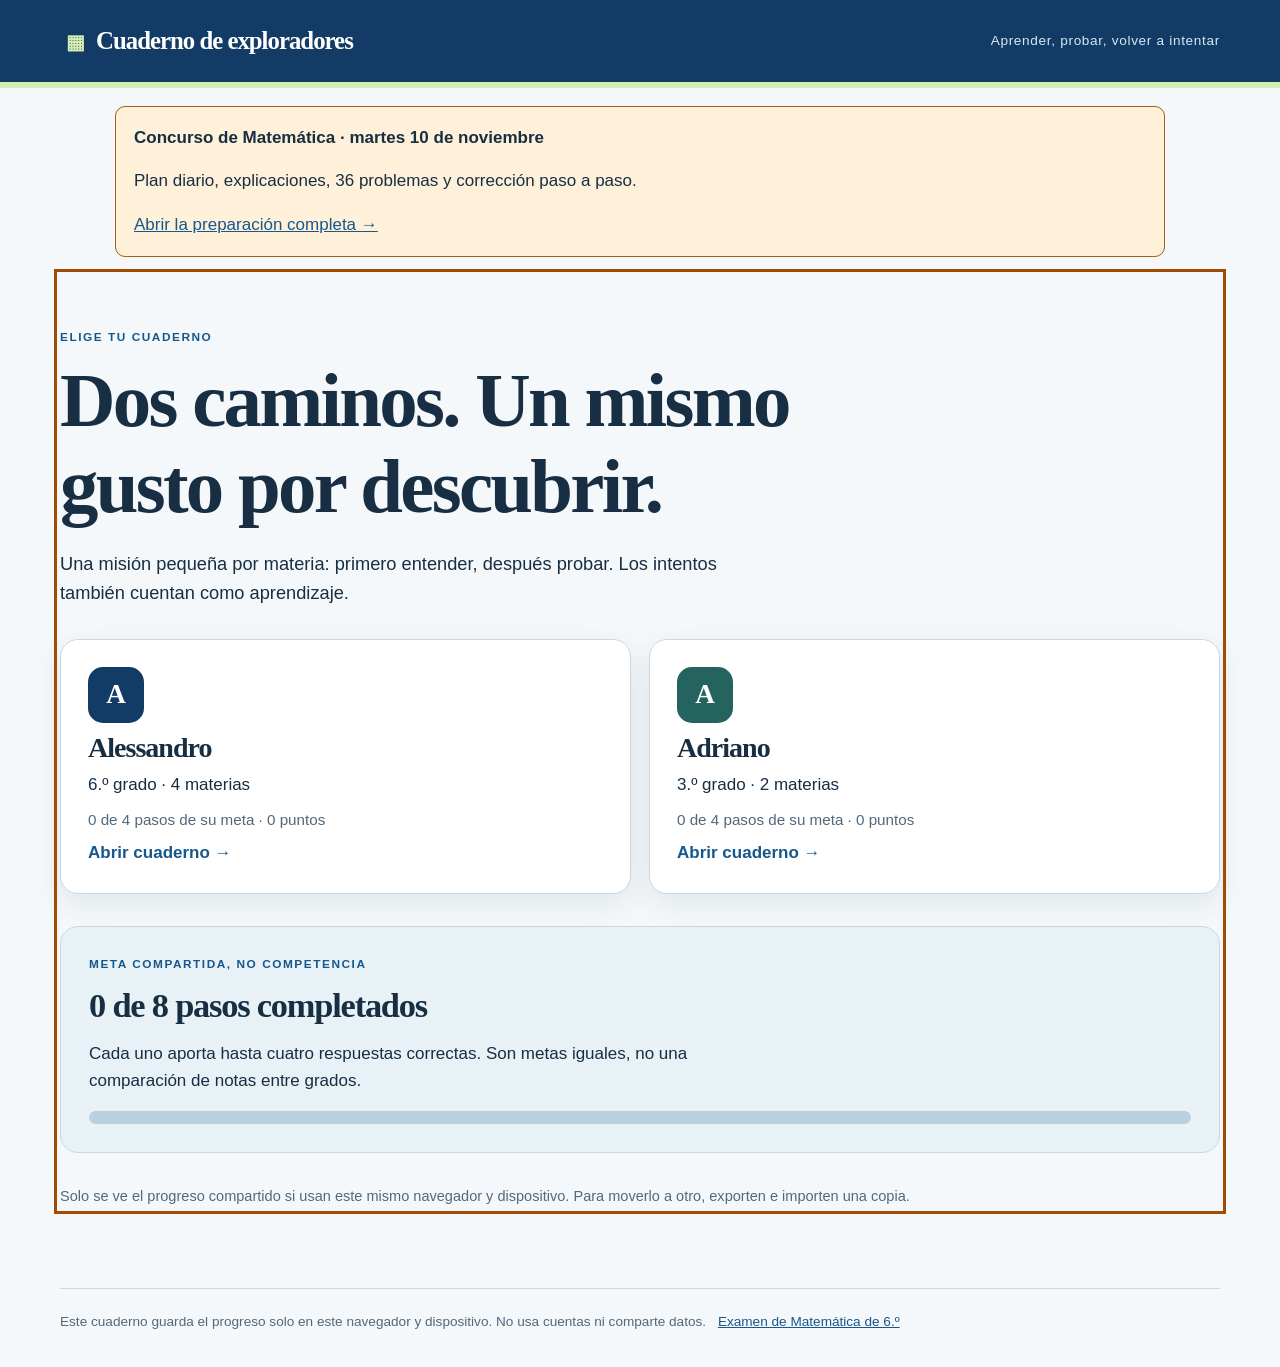
<file: index.html>
<!doctype html>
<html lang="es">
<head>
  <meta charset="utf-8">
  <meta name="viewport" content="width=device-width, initial-scale=1">
  <meta name="theme-color" content="#123b66">
  <title>Cuaderno de exploradores</title>
  <link rel="stylesheet" href="css/style.css">
  <script type="module" src="js/app.mjs"></script>
</head>
<body>
  <a class="skip" href="#main">Ir al contenido</a>
  <header class="masthead"><div class="wrap masthead-inner"><button id="home" class="brand">Cuaderno<span> de exploradores</span></button><span class="mast-note">Aprender, probar, volver a intentar</span></div></header>
  <aside class="notice" style="margin:18px auto;max-width:1050px;padding:18px"><strong>Concurso de Matemática · martes 10 de noviembre</strong><p>Plan diario, explicaciones, 36 problemas y corrección paso a paso.</p><a href="activities/preparacion-concurso.html">Abrir la preparación completa →</a></aside><main id="main" class="wrap" tabindex="-1"></main>
  <footer class="wrap footer">Este cuaderno guarda el progreso solo en este navegador y dispositivo. No usa cuentas ni comparte datos. <a href="activities/matematica-6to.html">Examen de Matemática de 6.º</a></footer>
  <input id="import-file" type="file" accept="application/json,.json" hidden>
</body>
</html>
</file>
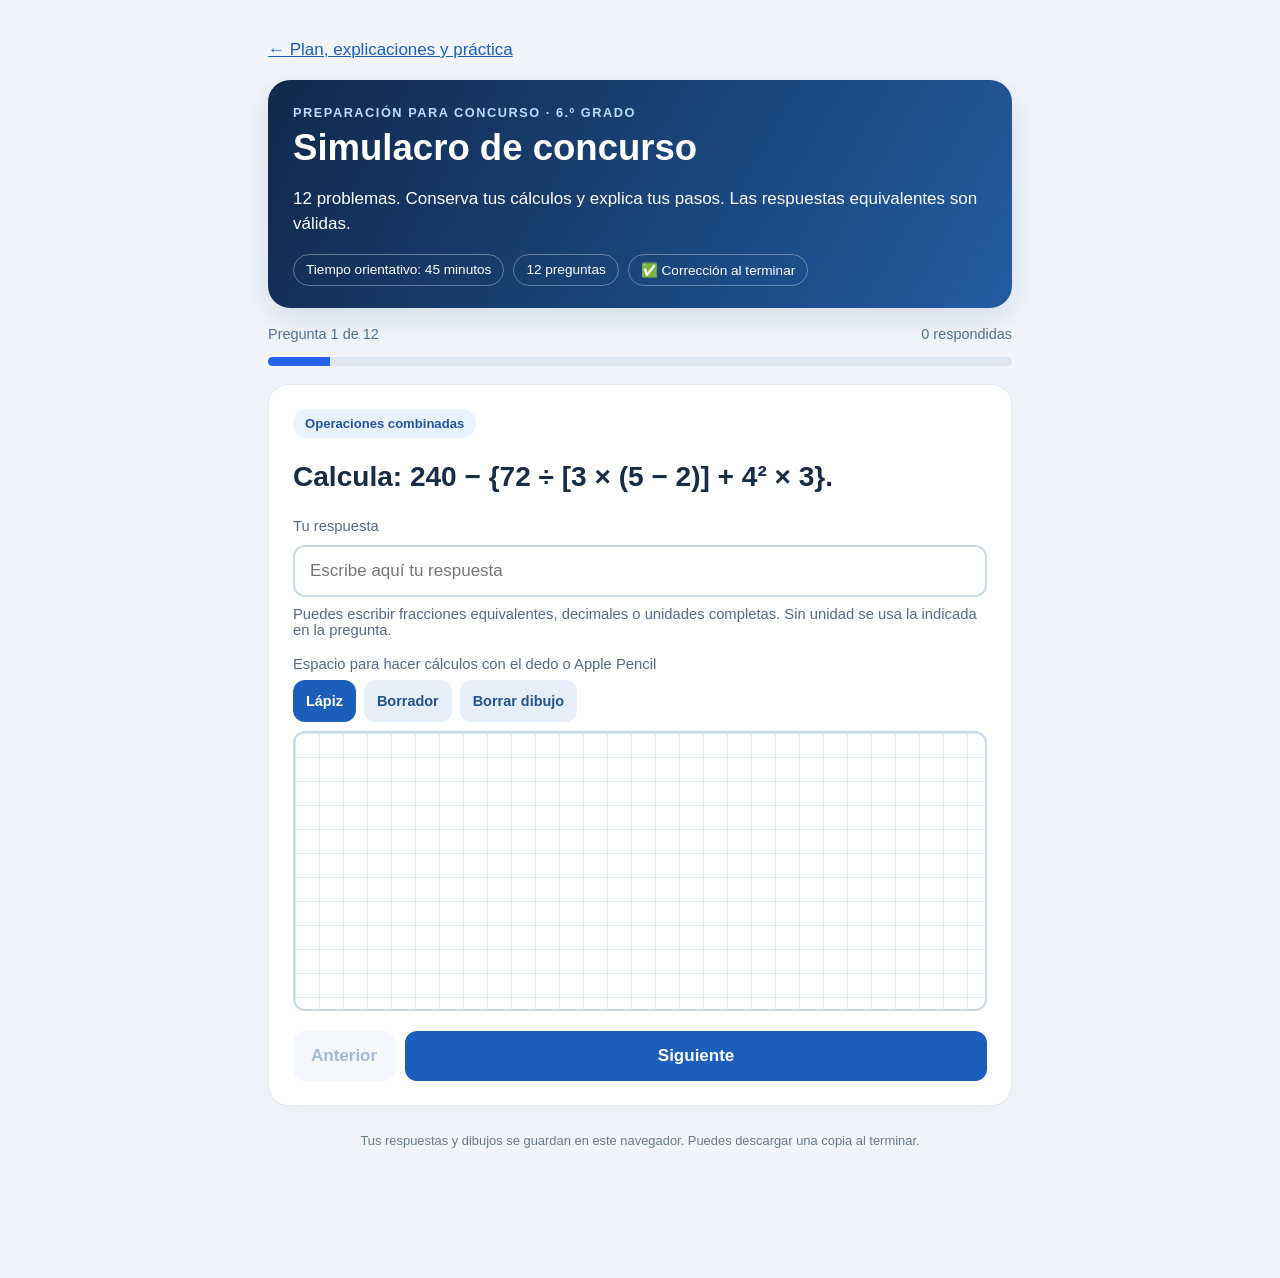
<file: activities/matematica-6to.html>
<!doctype html>
<html lang="es">
<head>
<meta charset="utf-8"><meta name="viewport" content="width=device-width, initial-scale=1, viewport-fit=cover">
<meta name="theme-color" content="#10294b"><title>Concurso de Matemática · Sexto grado</title>
<style>
:root{font-family:-apple-system,BlinkMacSystemFont,"Segoe UI",sans-serif;color:#172c45;background:#f1f5fb;font-size:17px}*{box-sizing:border-box}body{margin:0}.wrap{max-width:780px;margin:auto;padding:20px 18px 85px}.top{background:linear-gradient(120deg,#10294b,#235ca2);color:white;border-radius:22px;padding:25px 25px 22px;box-shadow:0 10px 32px #12345b21}h1{font-size:clamp(1.5rem,4vw,2.15rem);margin:7px 0}p{line-height:1.5}.eyebrow{font-size:.75rem;font-weight:800;letter-spacing:.12em;text-transform:uppercase;color:#bbdbff}.meta{display:flex;flex-wrap:wrap;gap:9px;margin-top:15px}.chip{border:1px solid #ffffff55;border-radius:99px;padding:7px 12px;font-size:.8rem}.progress{height:9px;background:#dce5f0;border-radius:50px;overflow:hidden;margin:15px 0 6px}.progress>div{height:100%;background:#2563eb;transition:width .2s}.status{display:flex;justify-content:space-between;align-items:center;gap:15px;margin-top:18px;font-size:.85rem;color:#52708d}.sheet{background:white;border:1px solid #dfe7f1;box-shadow:0 5px 25px #12345b0b;border-radius:20px;padding:24px;margin-top:18px}.topic{display:inline-flex;padding:7px 12px;background:#eaf2ff;border-radius:100px;font-size:.77rem;font-weight:750;color:#2255a0}.question{font-size:clamp(1.25rem,3.3vw,1.65rem);font-weight:750;line-height:1.45;margin:19px 0}.help{font-size:.87rem;color:#566a84}.input{font:inherit;border:2px solid #cad8e7;border-radius:12px;padding:14px 15px;width:100%;outline:none;margin:9px 0}.input:focus{border-color:#3679cf;box-shadow:0 0 0 4px #3679cf22}.btns{display:flex;gap:10px;margin:20px 0 0}.btn{border:0;border-radius:12px;font:inherit;font-weight:750;padding:14px 18px;cursor:pointer;min-height:50px}.primary{background:#1b5fbb;color:white;flex:1}.secondary{background:#e6eef9;color:#205390}.btn:disabled{opacity:.4;cursor:not-allowed}.visual{background:#f4f7fc;border:1px solid #e3eaf5;border-radius:12px;padding:17px 12px;margin:12px 0}.barrow{display:flex;align-items:center;gap:10px;margin:12px 0}.who{width:53px;font-weight:650}.bartrack{flex:1;background:#e0e8f3;height:21px;border-radius:5px;overflow:hidden}.barfill{background:#4a87d5;height:100%}.val{width:28px;font-variant-numeric:tabular-nums;text-align:right}.result{display:none}.results-head{padding:20px;border-radius:16px;background:#eff6ff;margin:18px 0}.score{font-weight:850;font-size:2.7rem;color:#205cae}.topic-result{display:flex;justify-content:space-between;border-bottom:1px solid #e1e8f1;padding:12px 0}.review{padding:15px 0;border-bottom:1px solid #e1e8f1}.bad{color:#a52c35}.good{color:#16724a}.review p{margin:7px 0}.small{font-size:.83rem;color:#586b7e}.actions{display:flex;gap:10px;flex-wrap:wrap;margin-top:22px}.actions .btn{flex:1}.footer{text-align:center;color:#66788e;font-size:.76rem;margin-top:25px}@media print{.top{background:#123c6a!important;-webkit-print-color-adjust:exact;print-color-adjust:exact}.btns,.actions,.status,.progress{display:none}.wrap{max-width:100%;padding:0}.sheet{break-inside:avoid}.result{display:block!important}}
.drawing-title{font-size:.87rem;color:#566a84;margin:18px 0 8px}.drawing-tools{display:flex;gap:8px;flex-wrap:wrap;margin-bottom:9px}.drawing-tools .btn{min-height:42px;padding:9px 13px;font-size:.85rem}.drawing-tools .selected{background:#1b5fbb;color:white}.drawing-wrap{border:2px solid #cad8e7;border-radius:12px;overflow:hidden;background-color:#fff;background-image:linear-gradient(#dce8f5 1px,transparent 1px),linear-gradient(90deg,#dce8f5 1px,transparent 1px);background-size:24px 24px}#drawing{display:block;width:100%;height:auto;aspect-ratio:5/2;touch-action:none;cursor:crosshair}.save-status{font-size:.78rem;min-height:1.3em;color:#52708d;margin:12px 0}.save-status.error{color:#a52c35;font-weight:700}.drawing-review{display:block;width:100%;max-width:620px;max-height:260px;object-fit:contain;border:1px solid #dce8f5;background:white;margin:8px 0}@media print{.drawing-tools,.export-action{display:none}#exam{display:none!important}}.chart-axis{display:flex;justify-content:space-between;margin-left:100px;margin-right:38px;font-size:.75rem}.who{width:90px;flex-shrink:0;font-size:.8rem}.bartrack{background-image:linear-gradient(to right,#bdcddd 1px,transparent 1px)}.visual{margin:14px 0}.visual p{margin:6px 0}a{color:#1b5fbb}summary{cursor:pointer;padding:12px 0}li{line-height:1.6;margin-bottom:5px}button:focus-visible,a:focus-visible,summary:focus-visible{outline:3px solid #e69d16;outline-offset:3px}[hidden]{display:none!important}@media(prefers-reduced-motion:reduce){*{scroll-behavior:auto!important;transition:none!important}}</style>
</head>
<body><main class="wrap">
<p><a href="preparacion-concurso.html">← Plan, explicaciones y práctica</a></p><header class="top"><div class="eyebrow">Preparación para concurso · 6.º grado</div><h1 id="session-title">Simulacro de concurso</h1><p id="session-description">Problemas de razonamiento sobre los cuatro temas. Resuelve con calma, sin calculadora.</p><div class="meta"><span class="chip"><span id="session-time">45 minutos orientativos</span></span><span class="chip"><span id="session-count">12 preguntas</span></span><span class="chip">✅ Corrección al terminar</span></div></header>
<section id="exam"><div class="status"><span id="count">Pregunta 1 de 12</span><span id="answered">0 respondidas</span></div><div class="progress"><div id="progress" style="width:0%"></div></div><section class="sheet"><span class="topic" id="topic"></span><div class="question" id="question"></div><div id="visual"></div><label for="answer" class="help">Tu respuesta</label><input id="answer" class="input" type="text" inputmode="text" autocomplete="off" spellcheck="false" placeholder="Escribe aquí tu respuesta" aria-label="Respuesta"><div id="tip" class="help"></div><div id="practice-tools" hidden><details id="hint-details"><summary>Ver una pista</summary><p id="hint-text"></p></details><button type="button" class="btn secondary" id="check">Comprobar este intento</button><p id="practice-feedback" role="status" aria-live="polite"></p></div><div class="drawing-title">Espacio para hacer cálculos con el dedo o Apple Pencil</div><div class="drawing-tools"><button type="button" class="btn secondary selected" id="pen" aria-pressed="true">Lápiz</button><button type="button" class="btn secondary" id="eraser" aria-pressed="false">Borrador</button><button type="button" class="btn secondary" id="clear">Borrar dibujo</button></div><div class="drawing-wrap"><canvas id="drawing" aria-label="Espacio para escribir y dibujar la solución"></canvas></div><div class="btns"><button class="btn secondary" id="back">Anterior</button><button class="btn primary" id="next">Siguiente</button></div></section><p class="footer">Tus respuestas y dibujos se guardan en este navegador. Puedes descargar una copia al terminar.</p></section>
<div id="save-status" class="save-status" role="status" aria-live="polite"></div>
<section id="result" class="result sheet"><span class="topic">Informe de resultados</span><h2>Sesión terminada</h2><div class="results-head"><div class="score" id="score"></div><div id="summary"></div></div><h3>Resultado por tema</h3><div id="bytopic"></div><h3>Corrección de cada ejercicio</h3><div id="reviews"></div><p><a href="preparacion-concurso.html#temas">Repasar las explicaciones y elegir la siguiente práctica →</a></p><div class="actions"><button class="btn secondary export-action" id="export">Descargar respuestas y dibujos</button><button class="btn secondary" onclick="window.print()">Imprimir o guardar PDF</button><button class="btn primary" id="restart">Hacerlo de nuevo</button></div></section>
</main>
<script type="module" src="../js/contest-exam.mjs"></script></body></html>
</file>
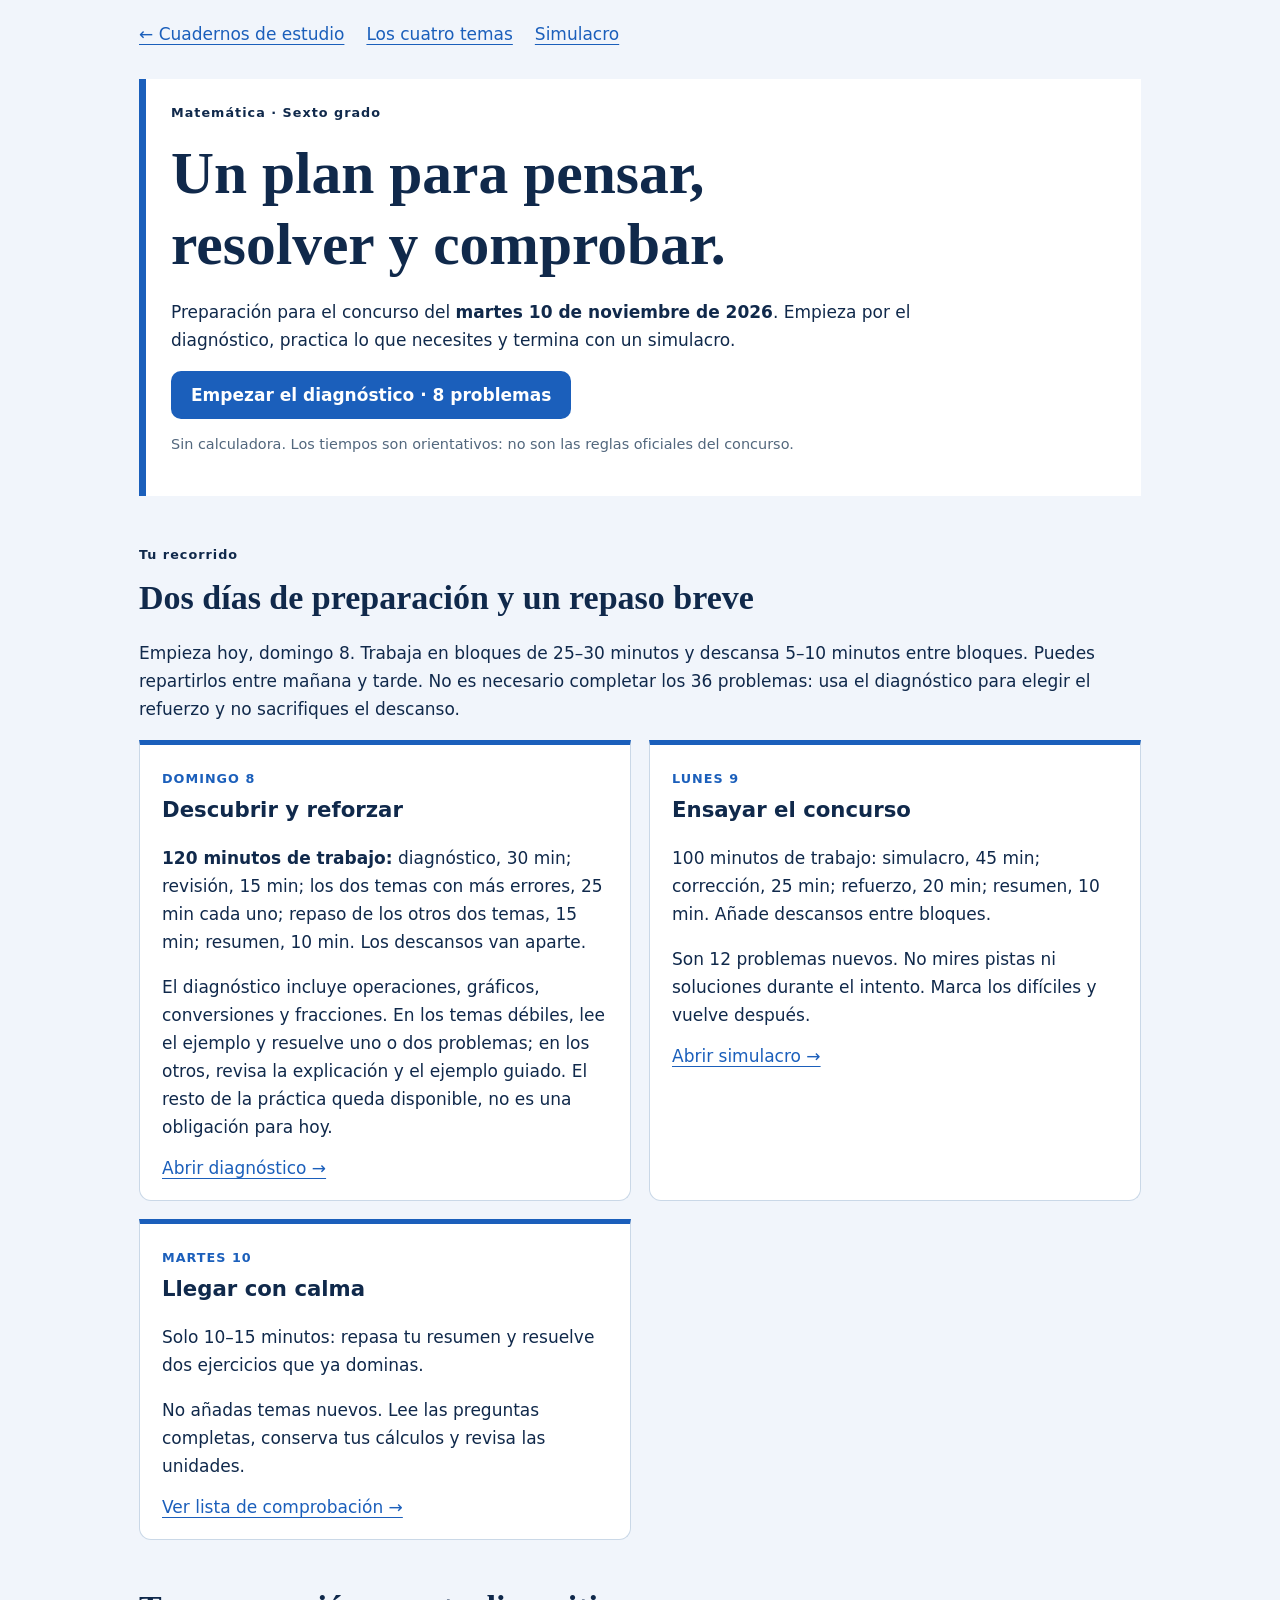
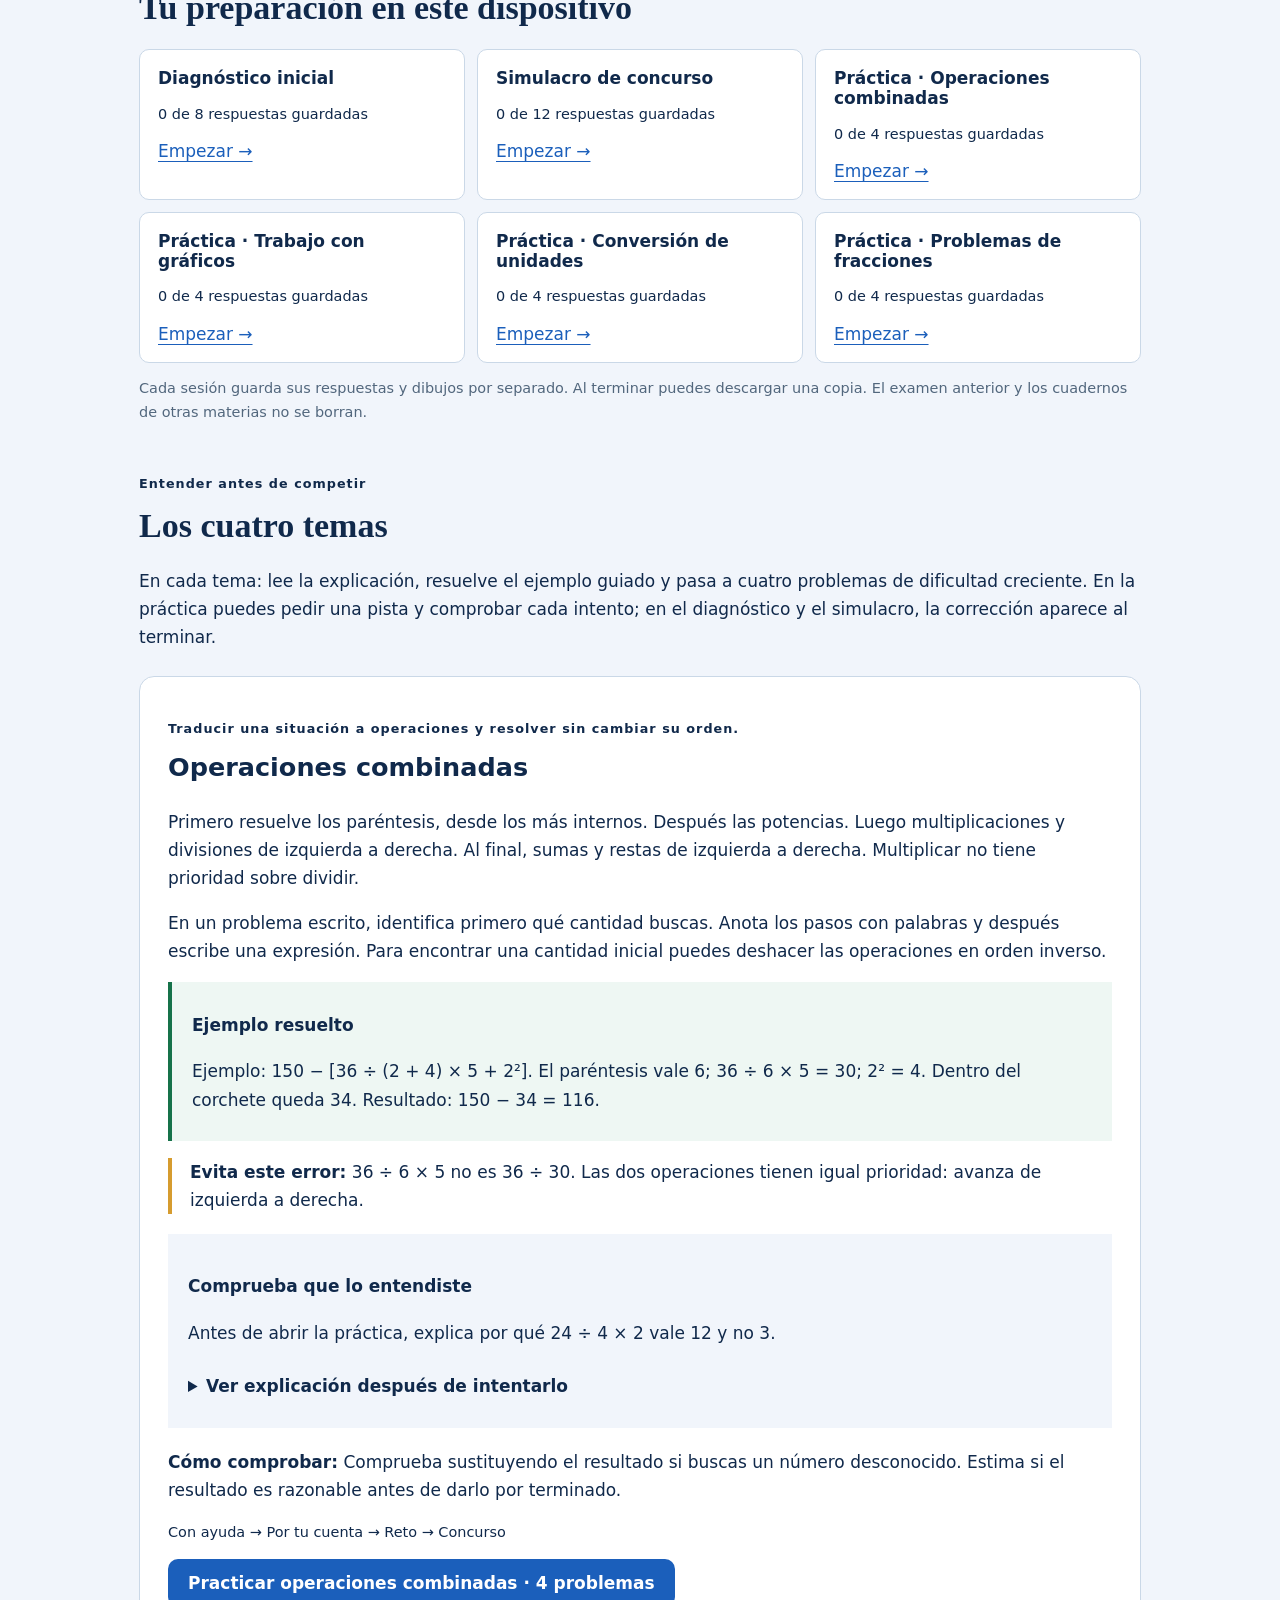
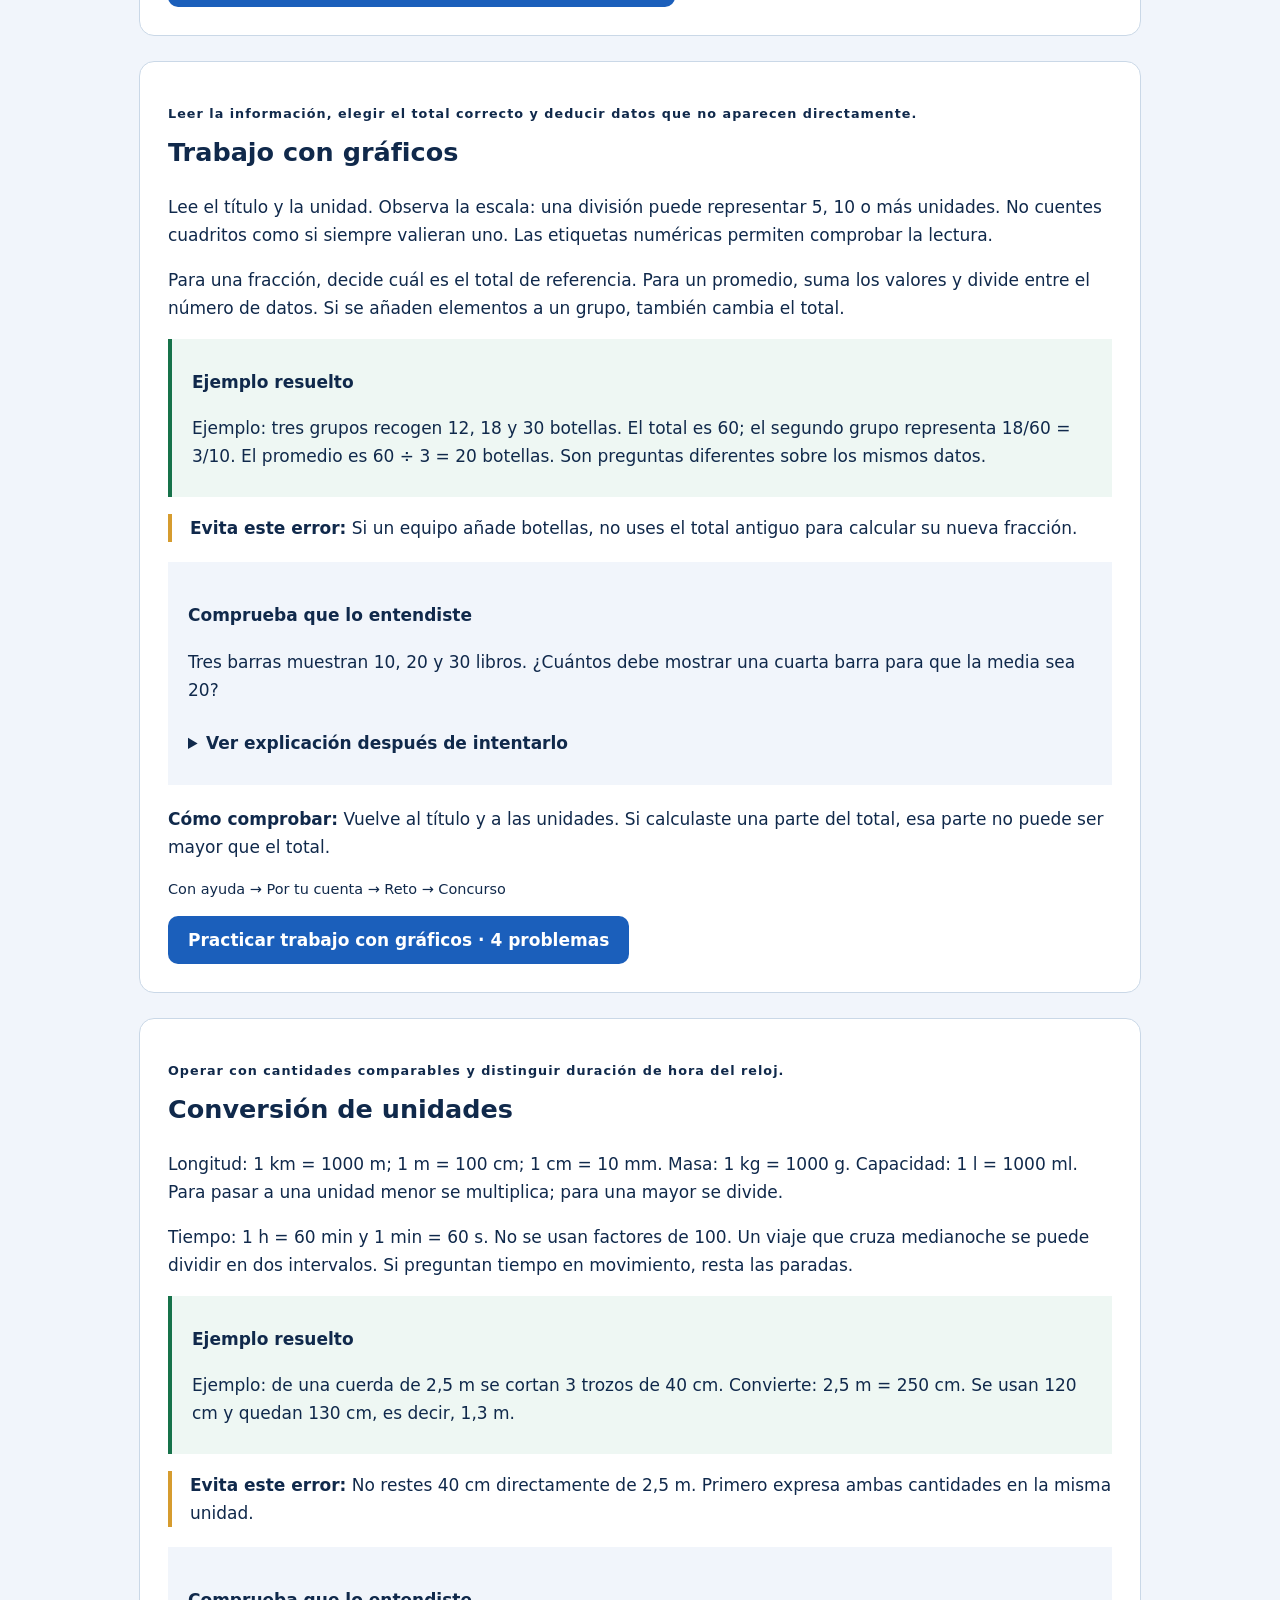
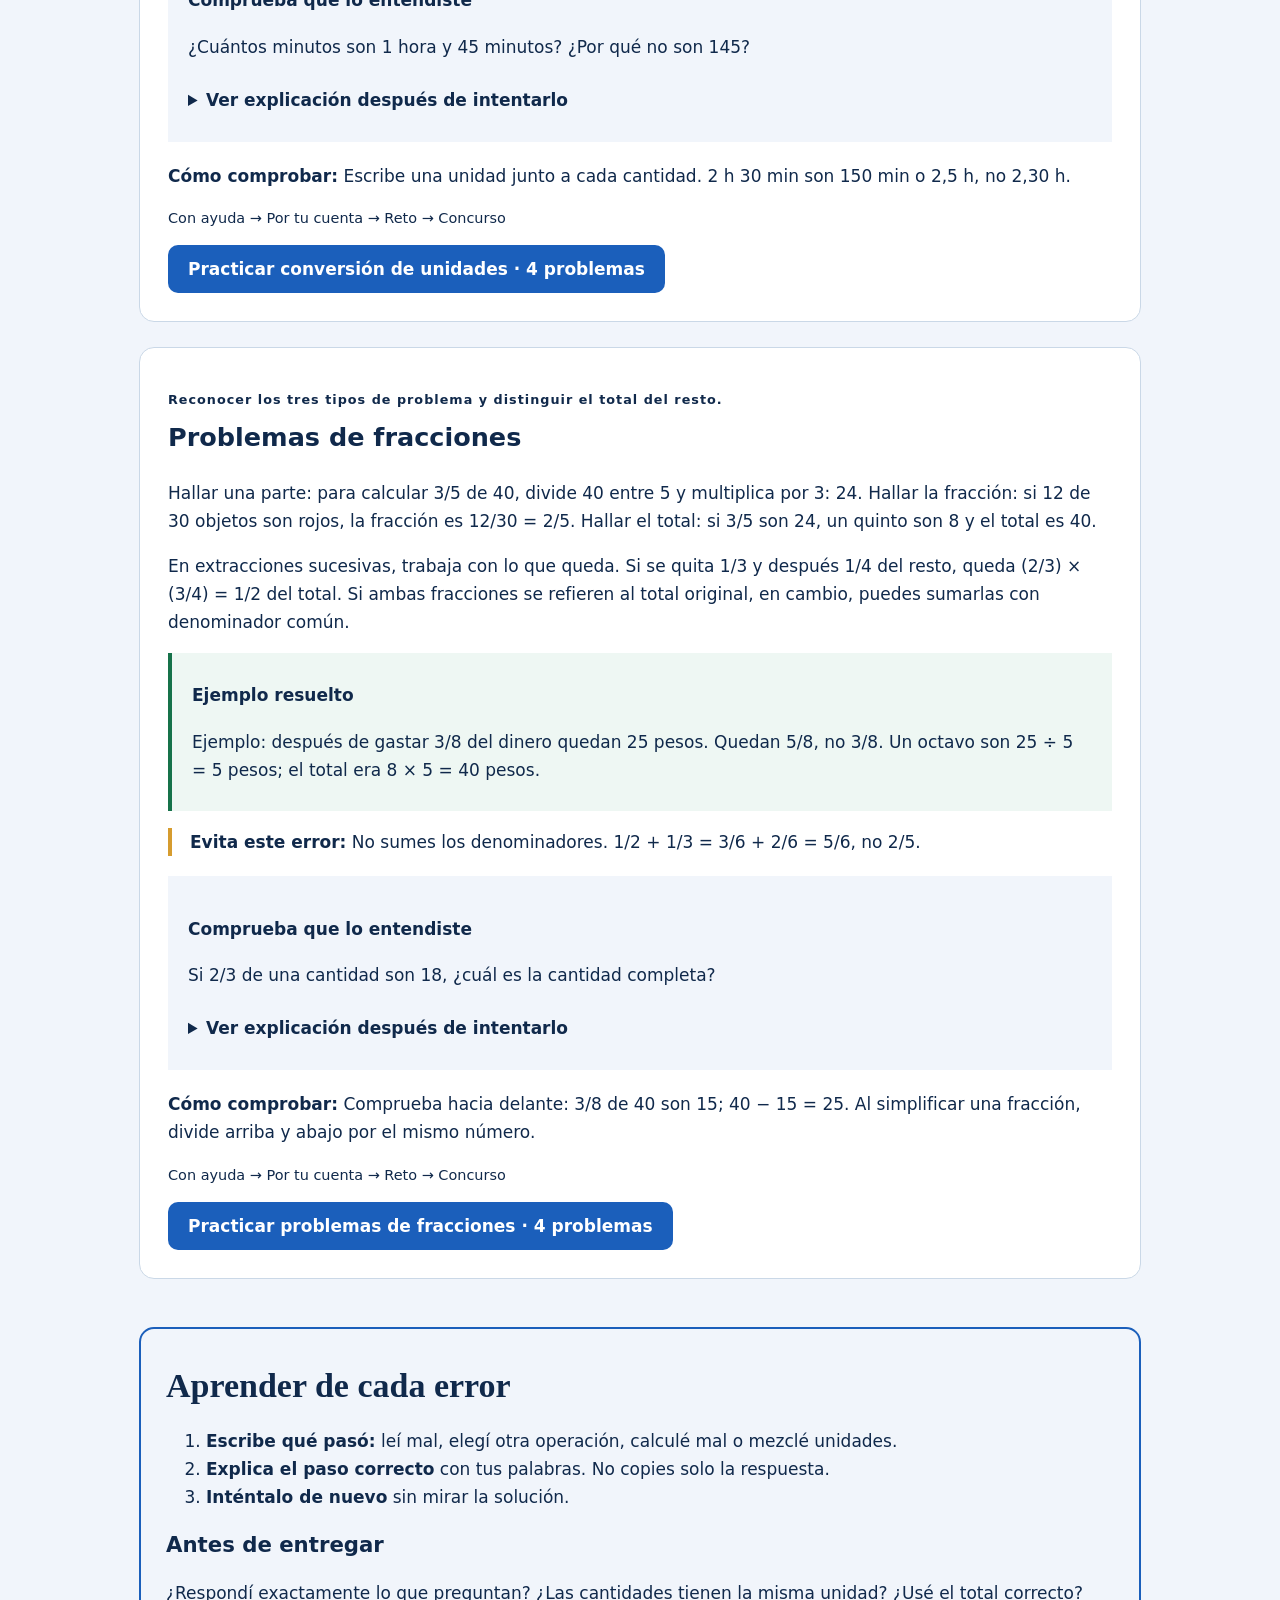
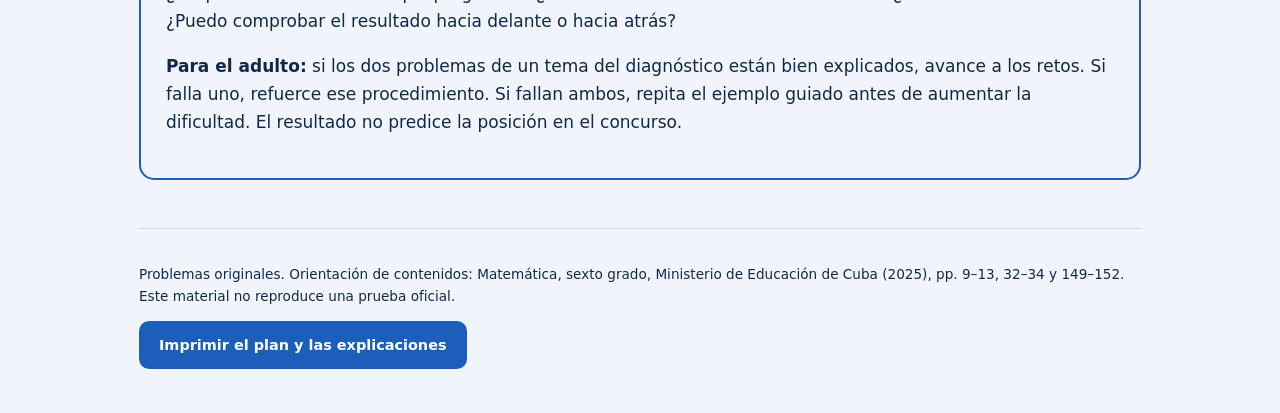
<file: activities/preparacion-concurso.html>
<!doctype html>
<html lang="es">
<head>
<meta charset="utf-8">
<meta name="viewport" content="width=device-width, initial-scale=1">
<meta name="theme-color" content="#10294b">
<title>Preparación para el concurso · Matemática 6.º</title>
<link rel="stylesheet" href="../css/contest.css">
<script type="module" src="../js/contest-preparation.mjs"></script>
</head>
<body>
<a class="skip" href="#plan">Ir al plan de preparación</a>
<main class="preparation">
<nav aria-label="Navegación"><a href="../index.html">← Cuadernos de estudio</a><a href="#temas">Los cuatro temas</a><a href="matematica-6to.html?session=mock">Simulacro</a></nav>
<header class="hero"><p class="eyebrow">Matemática · Sexto grado</p><h1>Un plan para pensar,<br>resolver y comprobar.</h1><p>Preparación para el concurso del <strong>martes 10 de noviembre de 2026</strong>. Empieza por el diagnóstico, practica lo que necesites y termina con un simulacro.</p><a class="button" href="matematica-6to.html?session=diagnostic">Empezar el diagnóstico · 8 problemas</a><p class="note">Sin calculadora. Los tiempos son orientativos: no son las reglas oficiales del concurso.</p></header>
<section id="plan" aria-labelledby="plan-title"><p class="eyebrow">Tu recorrido</p><h2 id="plan-title">Dos días de preparación y un repaso breve</h2><p>Empieza hoy, domingo 8. Trabaja en bloques de 25–30 minutos y descansa 5–10 minutos entre bloques. Puedes repartirlos entre mañana y tarde. No es necesario completar los 36 problemas: usa el diagnóstico para elegir el refuerzo y no sacrifiques el descanso.</p><div class="route">
<article><span class="day">DOMINGO 8</span><h3>Descubrir y reforzar</h3><p><strong>120 minutos de trabajo:</strong> diagnóstico, 30 min; revisión, 15 min; los dos temas con más errores, 25 min cada uno; repaso de los otros dos temas, 15 min; resumen, 10 min. Los descansos van aparte.</p><p>El diagnóstico incluye operaciones, gráficos, conversiones y fracciones. En los temas débiles, lee el ejemplo y resuelve uno o dos problemas; en los otros, revisa la explicación y el ejemplo guiado. El resto de la práctica queda disponible, no es una obligación para hoy.</p><a href="matematica-6to.html?session=diagnostic">Abrir diagnóstico →</a></article>
<article><span class="day">LUNES 9</span><h3>Ensayar el concurso</h3><p>100 minutos de trabajo: simulacro, 45 min; corrección, 25 min; refuerzo, 20 min; resumen, 10 min. Añade descansos entre bloques.</p><p>Son 12 problemas nuevos. No mires pistas ni soluciones durante el intento. Marca los difíciles y vuelve después.</p><a href="matematica-6to.html?session=mock">Abrir simulacro →</a></article>
<article><span class="day">MARTES 10</span><h3>Llegar con calma</h3><p>Solo 10–15 minutos: repasa tu resumen y resuelve dos ejercicios que ya dominas.</p><p>No añadas temas nuevos. Lee las preguntas completas, conserva tus cálculos y revisa las unidades.</p><a href="#comprobar">Ver lista de comprobación →</a></article>
</div></section>
<section aria-labelledby="progress-title"><h2 id="progress-title">Tu preparación en este dispositivo</h2><p id="progress-status" role="status"></p><div id="session-progress" class="progress-grid"></div><p class="note">Cada sesión guarda sus respuestas y dibujos por separado. Al terminar puedes descargar una copia. El examen anterior y los cuadernos de otras materias no se borran.</p></section>
<section id="temas"><p class="eyebrow">Entender antes de competir</p><h2>Los cuatro temas</h2><p>En cada tema: lee la explicación, resuelve el ejemplo guiado y pasa a cuatro problemas de dificultad creciente. En la práctica puedes pedir una pista y comprobar cada intento; en el diagnóstico y el simulacro, la corrección aparece al terminar.</p><div id="lessons"></div></section>
<section class="review-guide" id="comprobar"><h2>Aprender de cada error</h2><ol><li><strong>Escribe qué pasó:</strong> leí mal, elegí otra operación, calculé mal o mezclé unidades.</li><li><strong>Explica el paso correcto</strong> con tus palabras. No copies solo la respuesta.</li><li><strong>Inténtalo de nuevo</strong> sin mirar la solución.</li></ol><h3>Antes de entregar</h3><p>¿Respondí exactamente lo que preguntan? ¿Las cantidades tienen la misma unidad? ¿Usé el total correcto? ¿Puedo comprobar el resultado hacia delante o hacia atrás?</p><p><strong>Para el adulto:</strong> si los dos problemas de un tema del diagnóstico están bien explicados, avance a los retos. Si falla uno, refuerce ese procedimiento. Si fallan ambos, repita el ejemplo guiado antes de aumentar la dificultad. El resultado no predice la posición en el concurso.</p></section>
<footer><p>Problemas originales. Orientación de contenidos: Matemática, sexto grado, Ministerio de Educación de Cuba (2025), pp. 9–13, 32–34 y 149–152. Este material no reproduce una prueba oficial.</p><button type="button" id="print-plan">Imprimir el plan y las explicaciones</button></footer>
<noscript>Activa JavaScript para ver las explicaciones y realizar los ejercicios interactivos. El plan de preparación permanece visible arriba.</noscript>
</main></body></html>
</file>
<file: css/style.css>
:root {
  color-scheme:light;
  --navy:#123b66;
  --blue:#16578c;
  --ink:#172e43;
  --muted:#52687b;
  --paper:#f5f8fa;
  --white:#fff;
  --line:#c8d8e4;
  --lime:#d5eeb2;
  --focus:#a34b00;
  --shadow:0 10px 28px #163d6418;
  font-family:Trebuchet MS,Arial,sans-serif
}
* {
  box-sizing:border-box
}
html {
  scroll-behavior:smooth
}
body {
  margin:0;
  background:var(--paper);
  color:var(--ink);
  font-size:17px;
  line-height:1.55
}
button,textarea {
  font:inherit
}
button {
  cursor:pointer
}
button:disabled {
  cursor:default
}
.wrap {
  width:min(1160px,calc(100% - 40px));
  margin-inline:auto
}
.skip {
  position:absolute;
  top:-100px;
  left:12px;
  background:#fff;
  padding:8px;
  z-index:10
}
.skip:focus {
  top:8px
}
a {
  color:var(--blue)
}
:focus-visible {
  outline:3px solid var(--focus);
  outline-offset:3px
}
.masthead {
  background:var(--navy);
  color:#fff;
  border-bottom:6px solid var(--lime)
}
.masthead-inner {
  min-height:82px;
  display:flex;
  align-items:center;
  justify-content:space-between;
  gap:20px
}
.brand {
  border:0;
  background:none;
  color:white;
  font-family:Georgia,serif;
  font-weight:bold;
  font-size:1.55rem;
  letter-spacing:-.04em;
  text-align:left
}
.brand::before {
  content:'▦';
  font-family:Arial,sans-serif;
  color:var(--lime);
  font-size:1.25rem;
  margin-right:12px
}
.mast-note {
  font-size:.85rem;
  letter-spacing:.05em;
  color:#d7e8f5
}
.page-head {
  padding:53px 0 20px
}
.eyebrow {
  text-transform:uppercase;
  letter-spacing:.13em;
  color:var(--blue);
  font-size:.74rem;
  font-weight:800;
  margin:0 0 12px
}
h1,h2,.card-title {
  font-family:Georgia,serif;
  letter-spacing:-.035em;
  line-height:1.12
}
h1 {
  font-size:clamp(2.5rem,6vw,4.9rem);
  max-width:900px;
  margin:0
}
h2 {
  font-size:clamp(1.5rem,3vw,2.15rem);
  margin:0 0 15px
}
.intro {
  font-size:1.14rem;
  max-width:680px;
  margin:0 0 32px
}
.card-grid,.subject-grid {
  display:grid;
  grid-template-columns:repeat(2,minmax(0,1fr));
  gap:18px
}
.profile-card,.subject-card {
  text-align:left;
  display:flex;
  flex-direction:column;
  align-items:flex-start;
  gap:9px;
  border:1px solid var(--line);
  border-radius:18px;
  background:#fff;
  color:var(--ink);
  padding:27px;
  min-height:250px;
  box-shadow:var(--shadow);
  transition:transform .18s,box-shadow .18s
}
.profile-card:hover,.subject-card:hover {
  transform:translateY(-3px);
  box-shadow:0 15px 30px #163d6425
}
.profile-mark,.subject-mark {
  width:56px;
  height:56px;
  border-radius:15px;
  background:var(--navy);
  color:white;
  display:grid;
  place-items:center;
  font:bold 1.7rem Georgia,serif
}
.profile-card:nth-child(2) .profile-mark {
  background:#24635e
}
.card-title {
  font-size:1.75rem;
  font-weight:bold
}
.card-meta {
  color:var(--muted);
  font-size:.95rem
}
.card-link {
  margin-top:auto;
  color:var(--blue);
  font-weight:bold
}
.shared,.dashboard,.tools {
  background:#e8f1f6;
  border:1px solid var(--line);
  border-radius:18px;
  padding:28px;
  margin:32px 0
}
.shared p {
  max-width:700px
}
.meter {
  height:13px;
  border-radius:20px;
  background:#bbd0df;
  overflow:hidden
}
.meter span {
  display:block;
  height:100%;
  background:#2c735b
}
.subtle {
  font-size:.91rem;
  color:var(--muted)
}
.footer {
  margin-top:80px;
  padding:22px 0 35px;
  border-top:1px solid var(--line);
  color:var(--muted);
  font-size:.85rem
}
.footer a {
  margin-left:8px
}
.back {
  border:0;
  background:none;
  color:var(--blue);
  font-weight:bold;
  padding:5px 0;
  margin:0 0 25px
}
.dashboard {
  display:flex;
  justify-content:space-between;
  gap:20px;
  margin-top:0
}
.dashboard p {
  margin:6px 0
}
.goal {
  min-width:170px;
  align-self:center;
  border-radius:50%;
  width:165px;
  height:165px;
  background:var(--navy);
  color:#fff;
  display:flex;
  flex-direction:column;
  align-items:center;
  justify-content:center;
  text-align:center;
  padding:15px
}
.goal strong {
  font:2.6rem Georgia,serif
}
.goal span {
  font-size:.8rem
}
.subject-grid {
  grid-template-columns:repeat(4,minmax(0,1fr))
}
.subject-card {
  min-height:235px;
  padding:21px
}
.subject-card .card-title {
  font-size:1.4rem
}
.subject-mark {
  font-family:Georgia,serif;
  font-size:1.5rem
}
.actions {
  display:flex;
  flex-wrap:wrap;
  gap:10px
}
.actions button,.lesson-panel>button {
  border:0;
  border-radius:10px;
  background:var(--navy);
  color:white;
  padding:11px 17px;
  font-weight:bold
}
.actions .danger {
  background:#fff;
  border:1px solid #9e3446;
  color:#84253a
}
.lesson-layout {
  display:grid;
  grid-template-columns:275px minmax(0,1fr);
  gap:32px;
  align-items:start
}
.lesson-side {
  position:sticky;
  top:20px;
  background:#e8f1f6;
  border-radius:18px;
  padding:25px;
  border:1px solid var(--line)
}
.lesson-side .subject-mark {
  margin-bottom:23px
}
.lesson-side p {
  font-size:.91rem
}
.lesson-body {
  display:grid;
  gap:18px
}
.lesson-panel {
  background:#fff;
  border:1px solid var(--line);
  border-radius:18px;
  padding:28px;
  box-shadow:var(--shadow)
}
.lesson-panel>p:not(.eyebrow) {
  max-width:68ch
}
.worked {
  border-left:5px solid var(--blue);
  background:#f0f6fa;
  padding:16px 20px;
  margin-top:22px
}
.worked p {
  margin:5px 0 0
}
.question {
  border:1px solid var(--line);
  border-radius:12px;
  padding:18px;
  margin:20px 0 0;
  min-width:0
}
.question legend {
  font-weight:bold;
  padding:0 5px
}
.choices {
  display:flex;
  flex-wrap:wrap;
  gap:9px;
  margin-top:7px
}
.choices button {
  border:1px solid var(--blue);
  border-radius:9px;
  background:#fff;
  color:var(--navy);
  padding:9px 14px;
  text-align:left
}
.choices button:hover:not(:disabled) {
  background:#e5f1f8
}
.choices button:disabled {
  opacity:.65
}
.hint {
  border:0;
  background:none;
  color:var(--blue);
  text-decoration:underline;
  padding:10px 0;
  font-size:.9rem
}
.hint-text {
  background:#f1f7e8;
  border-left:4px solid #668c34;
  padding:8px 13px
}
.feedback {
  font-size:.93rem;
  margin:4px 0 0;
  color:var(--muted)
}
.deeper {
  border-color:#7eaa93;
  background:#f4faf5
}
label {
  display:block;
  margin-bottom:10px
}
textarea {
  display:block;
  width:100%;
  border:1px solid #859aad;
  border-radius:9px;
  padding:12px;
  margin-bottom:12px;
  color:var(--ink);
  background:#fff
}
.completion {
  border-top:1px solid var(--line);
  padding-top:15px;
  font-weight:bold
}
.notice {
  background:#fff1d9;
  border:1px solid #a05f17;
  border-radius:10px;
  padding:12px 16px;
  margin-top:20px
}
@media(max-width:900px) {
  .subject-grid {
  grid-template-columns:repeat(2,minmax(0,1fr))
}
.lesson-layout {
  grid-template-columns:1fr
}
.lesson-side {
  position:static
}
.mast-note {
  display:none
}

}
@media(max-width:600px) {
  .wrap {
  width:min(100% - 28px,1160px)
}
.masthead-inner {
  min-height:70px
}
.brand {
  font-size:1.27rem
}
.page-head {
  padding-top:35px
}
.card-grid,.subject-grid {
  grid-template-columns:1fr
}
.profile-card {
  min-height:210px
}
.dashboard {
  display:block
}
.goal {
  width:130px;
  height:130px;
  min-width:0;
  margin-top:18px
}
.lesson-panel,.lesson-side {
  padding:20px
}
.choices {
  display:grid
}
.choices button {
  width:100%
}

}
@media(prefers-reduced-motion:reduce) {
  html {
  scroll-behavior:auto
}
*,*::before,*::after {
  transition:none!important;
  animation:none!important
}

}

.section-tabs {
  display: flex;
  gap: 8px;
  margin: 0 0 22px;
  border-bottom: 1px solid var(--line);
}
.section-tabs button {
  border: 0;
  border-bottom: 4px solid transparent;
  background: transparent;
  color: var(--navy);
  padding: 12px 18px;
  font-weight: bold;
}
.section-tabs button[aria-pressed="true"] {
  border-color: var(--navy);
  background: #e8f1f6;
}
details {
  margin-top: 20px;
  border-top: 1px solid var(--line);
  padding-top: 15px;
}
summary { cursor: pointer; color: var(--blue); font-weight: bold; }
</file>
<file: css/contest.css>
:root{--ink:#10294b;--blue:#1b5fbb;--paper:#f1f5fb;--line:#cad8e7;--green:#16724a;font-family:system-ui,-apple-system,sans-serif;color:var(--ink);background:var(--paper);font-size:17px}
*{box-sizing:border-box}html{scroll-behavior:smooth}body{margin:0}.preparation{max-width:1050px;padding:24px;margin:auto}nav{display:flex;flex-wrap:wrap;gap:22px;margin-bottom:35px}a{color:var(--blue);text-underline-offset:4px}p,li{line-height:1.65}h1,h2,h3{line-height:1.2}h1,h2{font-family:Georgia,serif}h1{font-size:clamp(2.2rem,5vw,3.5rem);margin:15px 0}h2{font-size:2rem;margin:12px 0 20px}h3{font-size:1.25rem}section{margin:48px 0;scroll-margin-top:20px}.eyebrow,.day{letter-spacing:.08em;font-size:.75rem;font-weight:800}.hero{border-left:7px solid var(--blue);padding:10px 25px 25px;background:#fff}.hero p{max-width:760px}.button,button{display:inline-block;background:var(--blue);color:white;padding:14px 20px;border-radius:10px;border:0;font:inherit;font-weight:700;text-decoration:none;cursor:pointer;min-height:48px}.note{font-size:.85rem;color:#52677d}.route{display:grid;grid-template-columns:repeat(2,1fr);gap:18px}.route article{background:white;border:1px solid var(--line);border-top:5px solid var(--blue);padding:22px;border-radius:0 0 12px 12px}.route h3{margin-top:10px}.day{color:var(--blue)}.progress-grid{display:grid;grid-template-columns:repeat(3,1fr);gap:12px}.progress-card{padding:18px;background:white;border:1px solid var(--line);border-radius:10px}.progress-card strong{display:block;margin-bottom:8px}.progress-card p{font-size:.85rem}.lesson{background:white;border:1px solid var(--line);border-radius:15px;padding:28px;margin:25px 0;scroll-margin-top:20px}.lesson h3{font-size:1.5rem;margin-top:0}.worked{border-left:4px solid var(--green);padding:10px 20px;background:#eef7f3}.caution{border-left:4px solid #d69c2f;padding-left:18px}.guided{padding:20px;background:var(--paper);margin:20px 0}.guided summary{cursor:pointer;font-weight:650;min-height:44px;padding:12px 0}.review-guide{border:2px solid var(--blue);padding:25px;border-radius:15px}.level-list{font-size:.85rem}.skip{position:absolute;left:-9999px}.skip:focus{left:10px;top:10px;background:white;padding:15px;z-index:2}a:focus-visible,button:focus-visible,summary:focus-visible{outline:3px solid #d69c2f;outline-offset:5px}footer{border-top:1px solid var(--line);padding:20px 0;font-size:.8rem}footer button{font-size:.85rem}#progress-status:empty{display:none}
@media(max-width:650px){.preparation{padding:16px}.route,.progress-grid{grid-template-columns:1fr}.hero{padding:8px 18px 20px}.lesson{padding:20px}h2{font-size:1.7rem}nav{gap:15px;font-size:.85rem}}
@media(prefers-reduced-motion:reduce){html{scroll-behavior:auto}}
@media print{body{background:white}.preparation{padding:0;max-width:none}nav,.button,button,.progress-grid,#progress-title,#progress-status{display:none}.route{grid-template-columns:1fr 1fr}.lesson,.route article,.worked{break-inside:avoid}section{margin:20px 0}h1{font-size:28pt}h2{font-size:20pt}.note{color:#333}details{display:block}}
</file>
